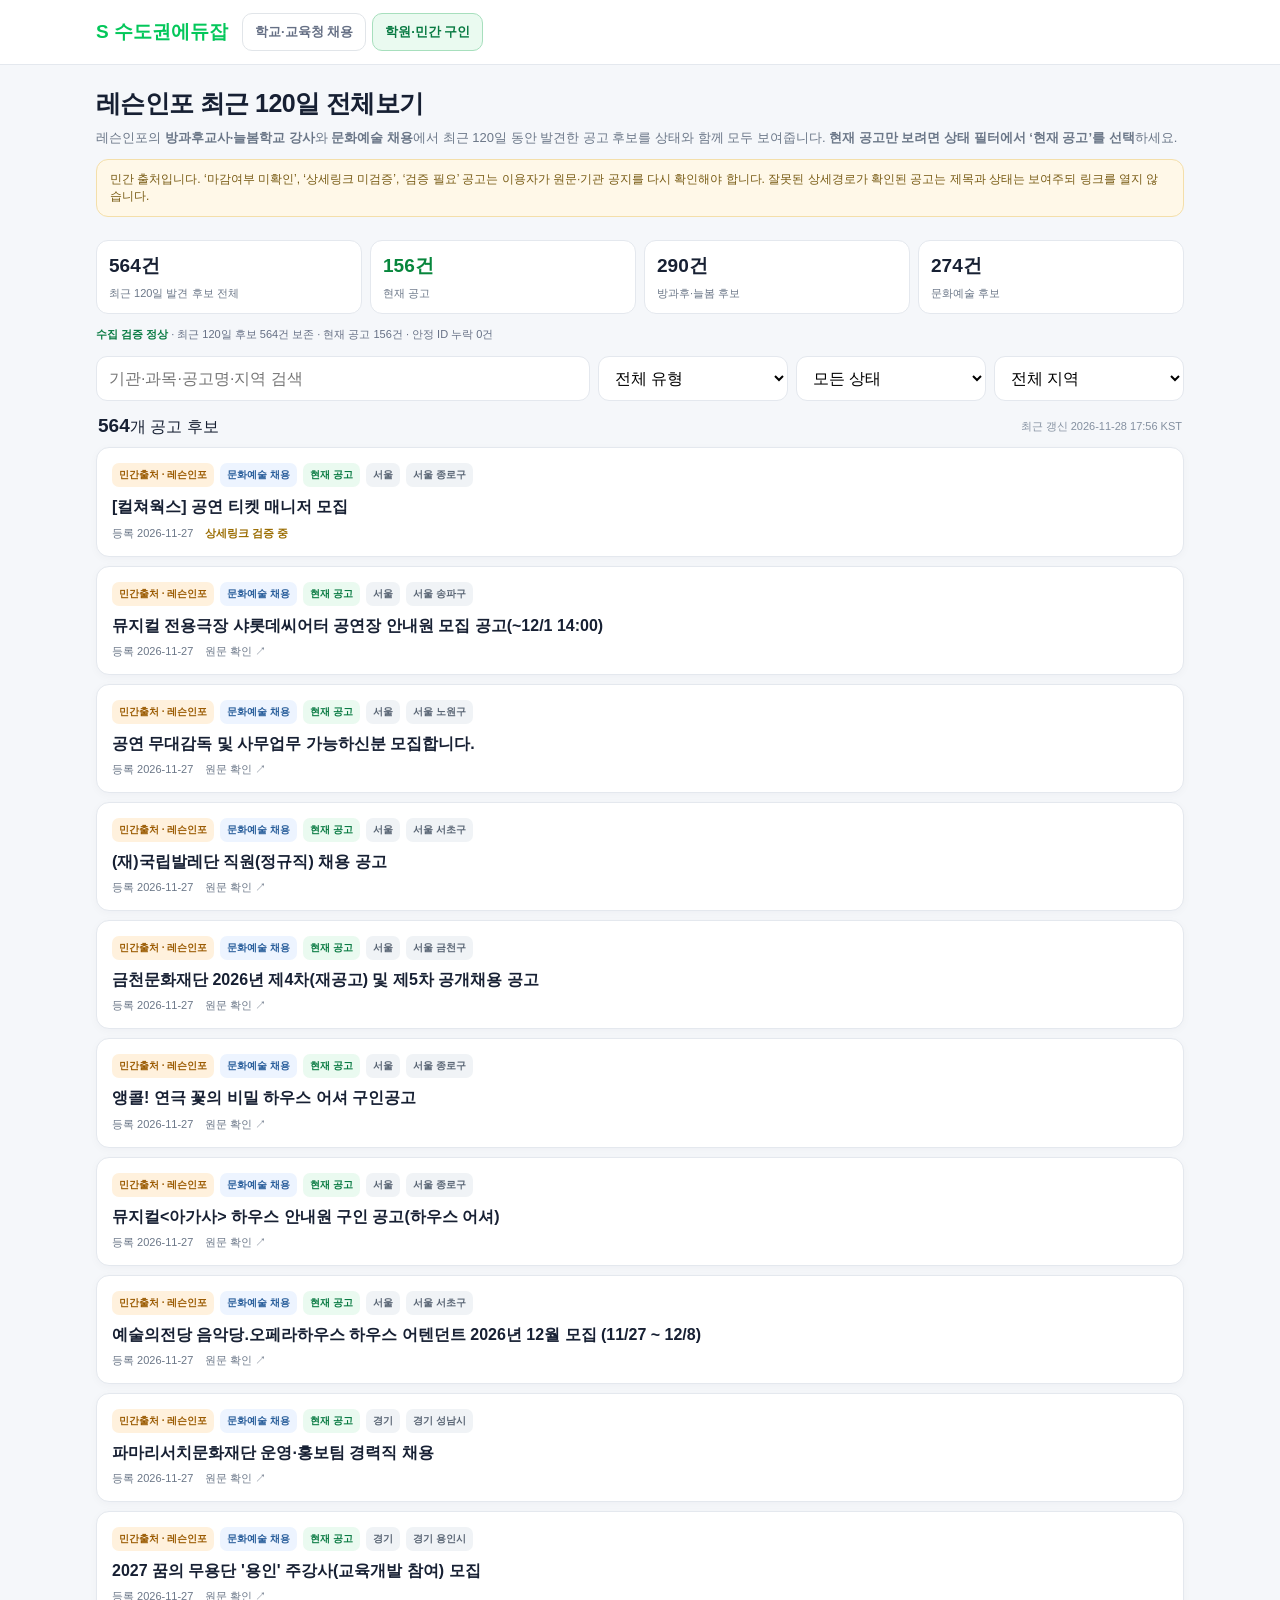
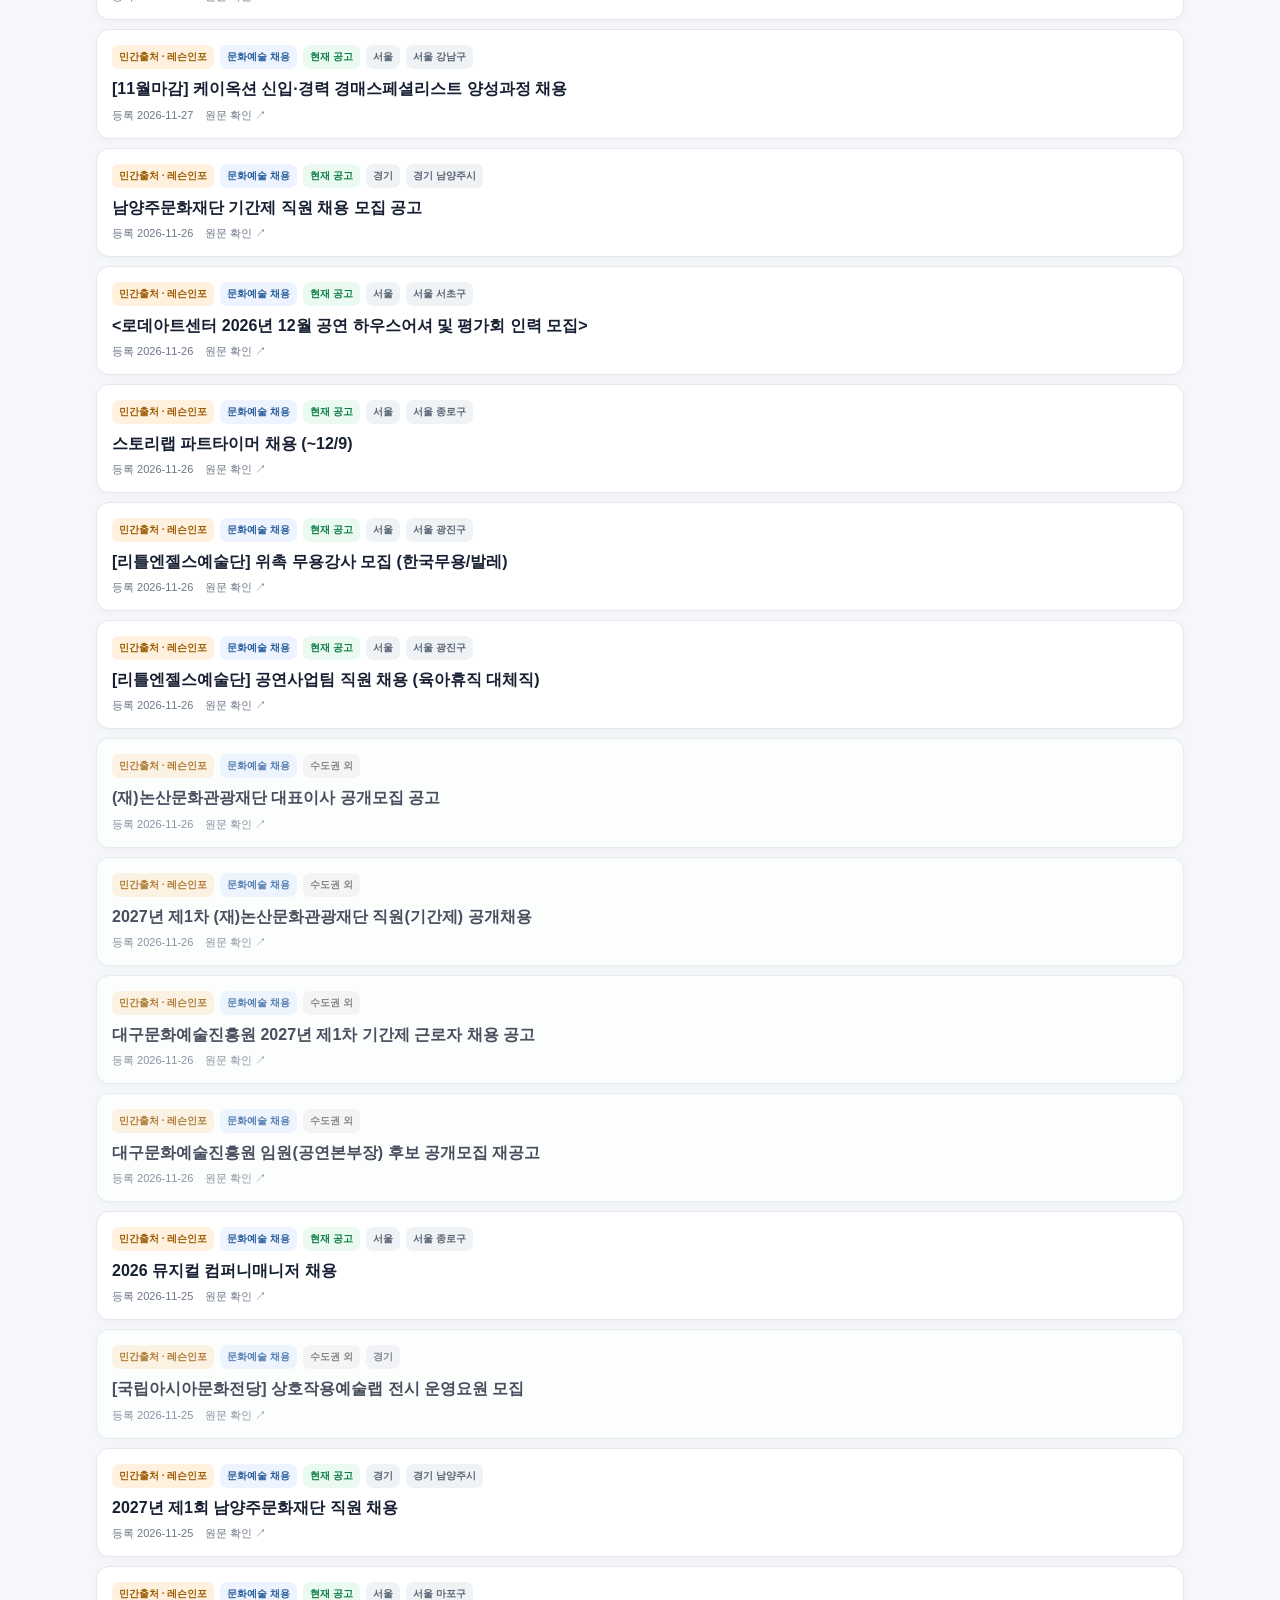
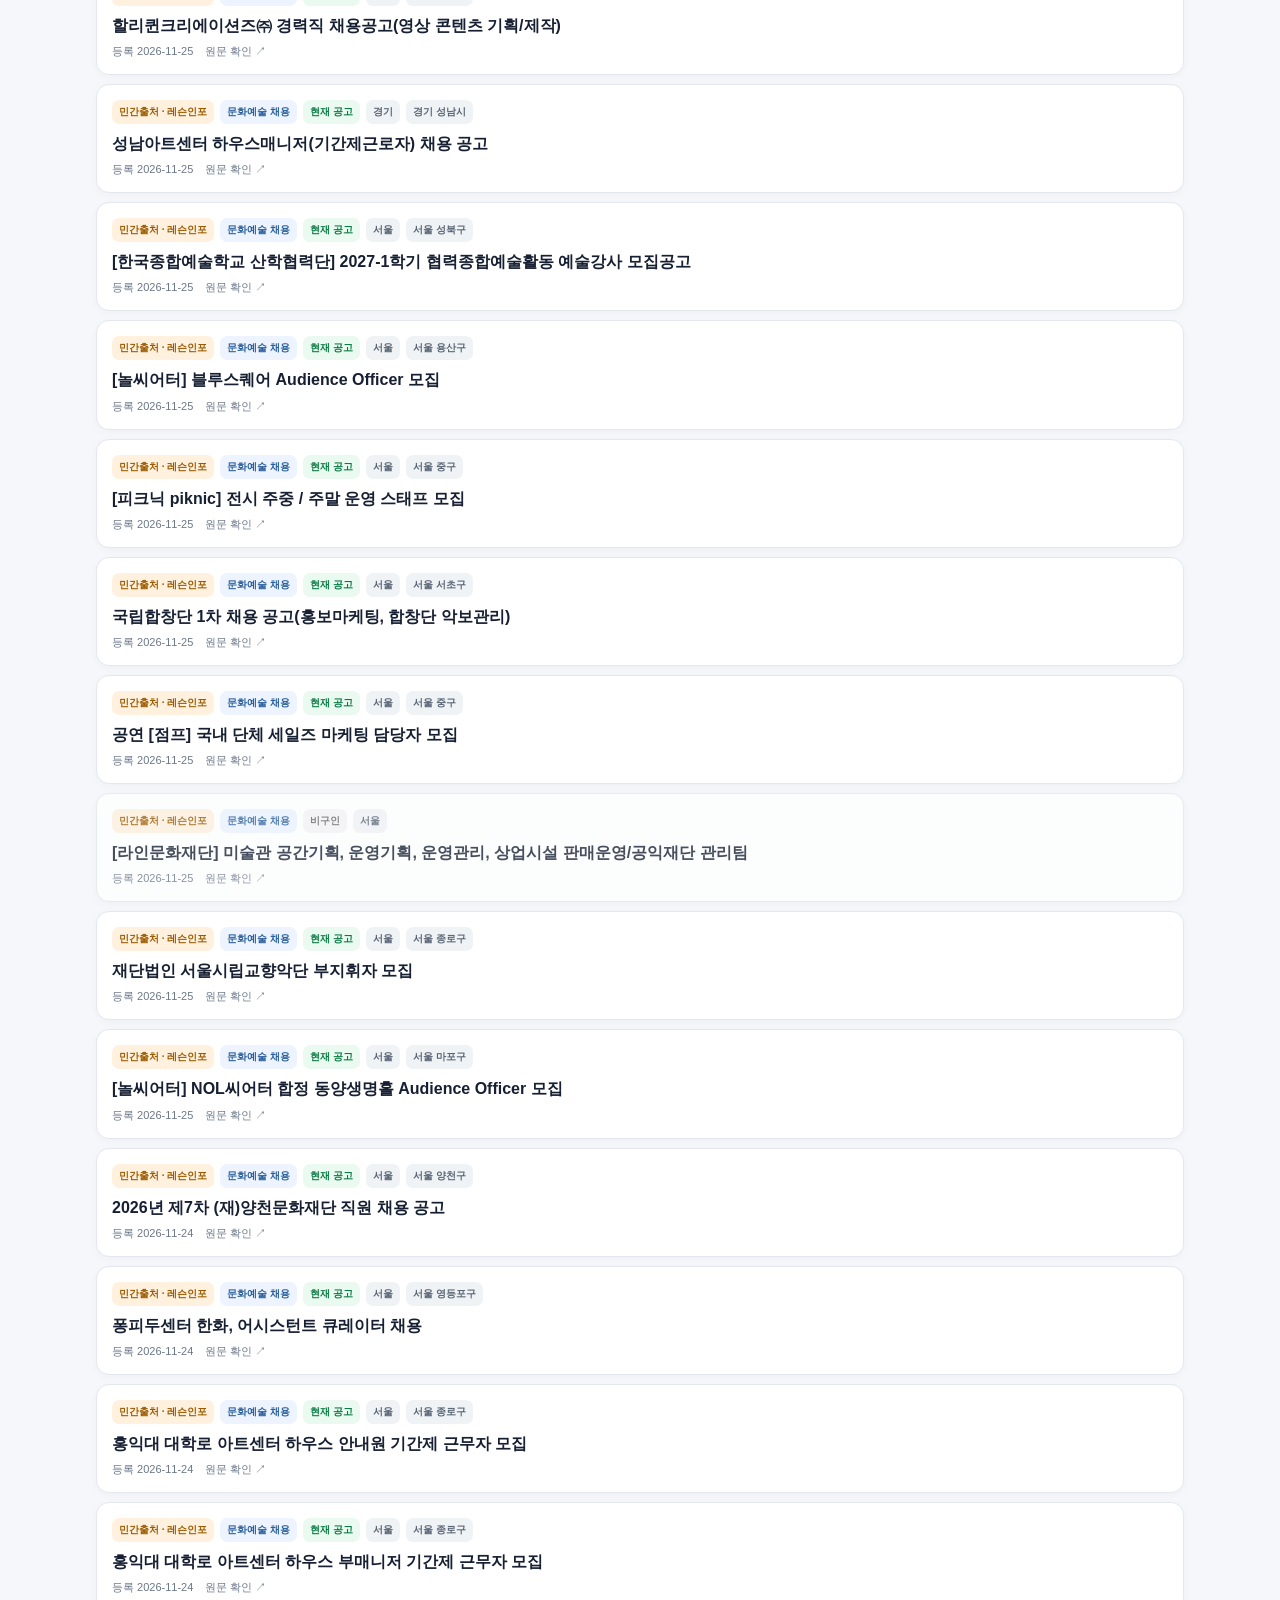
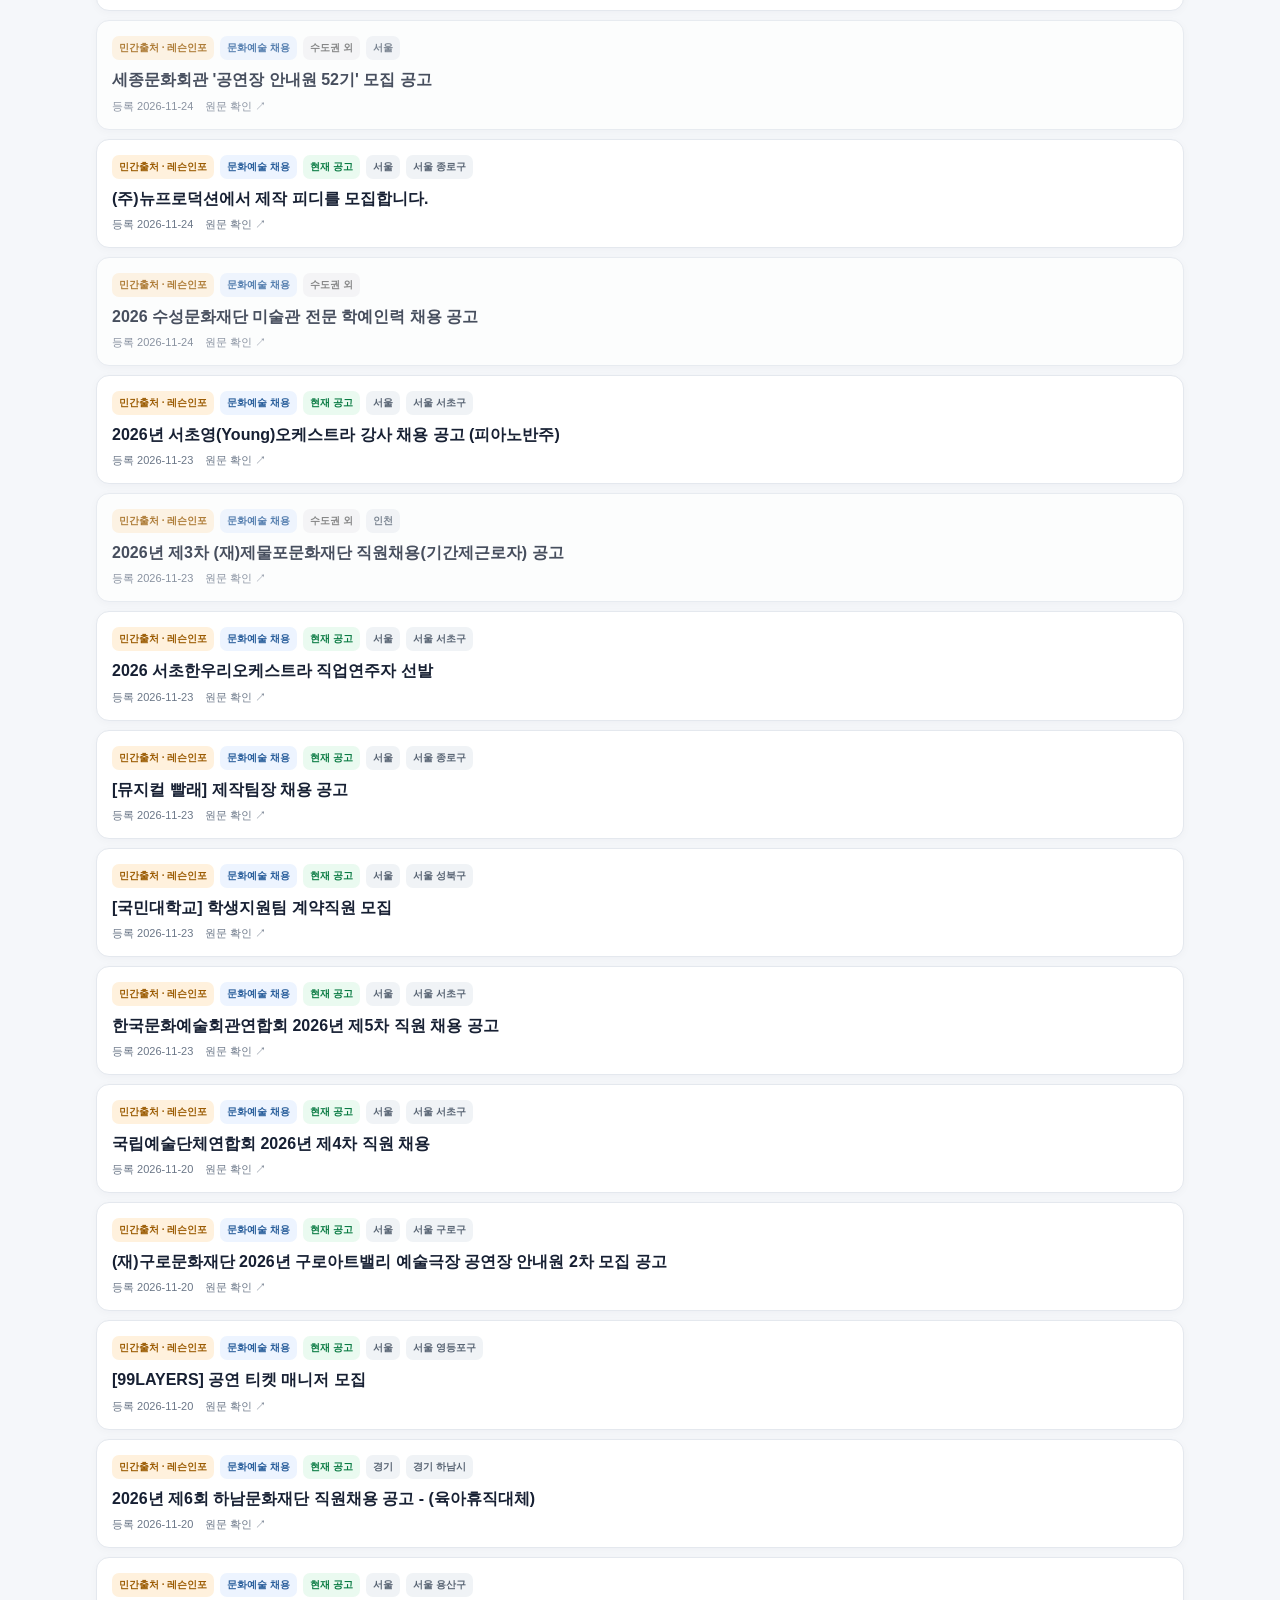
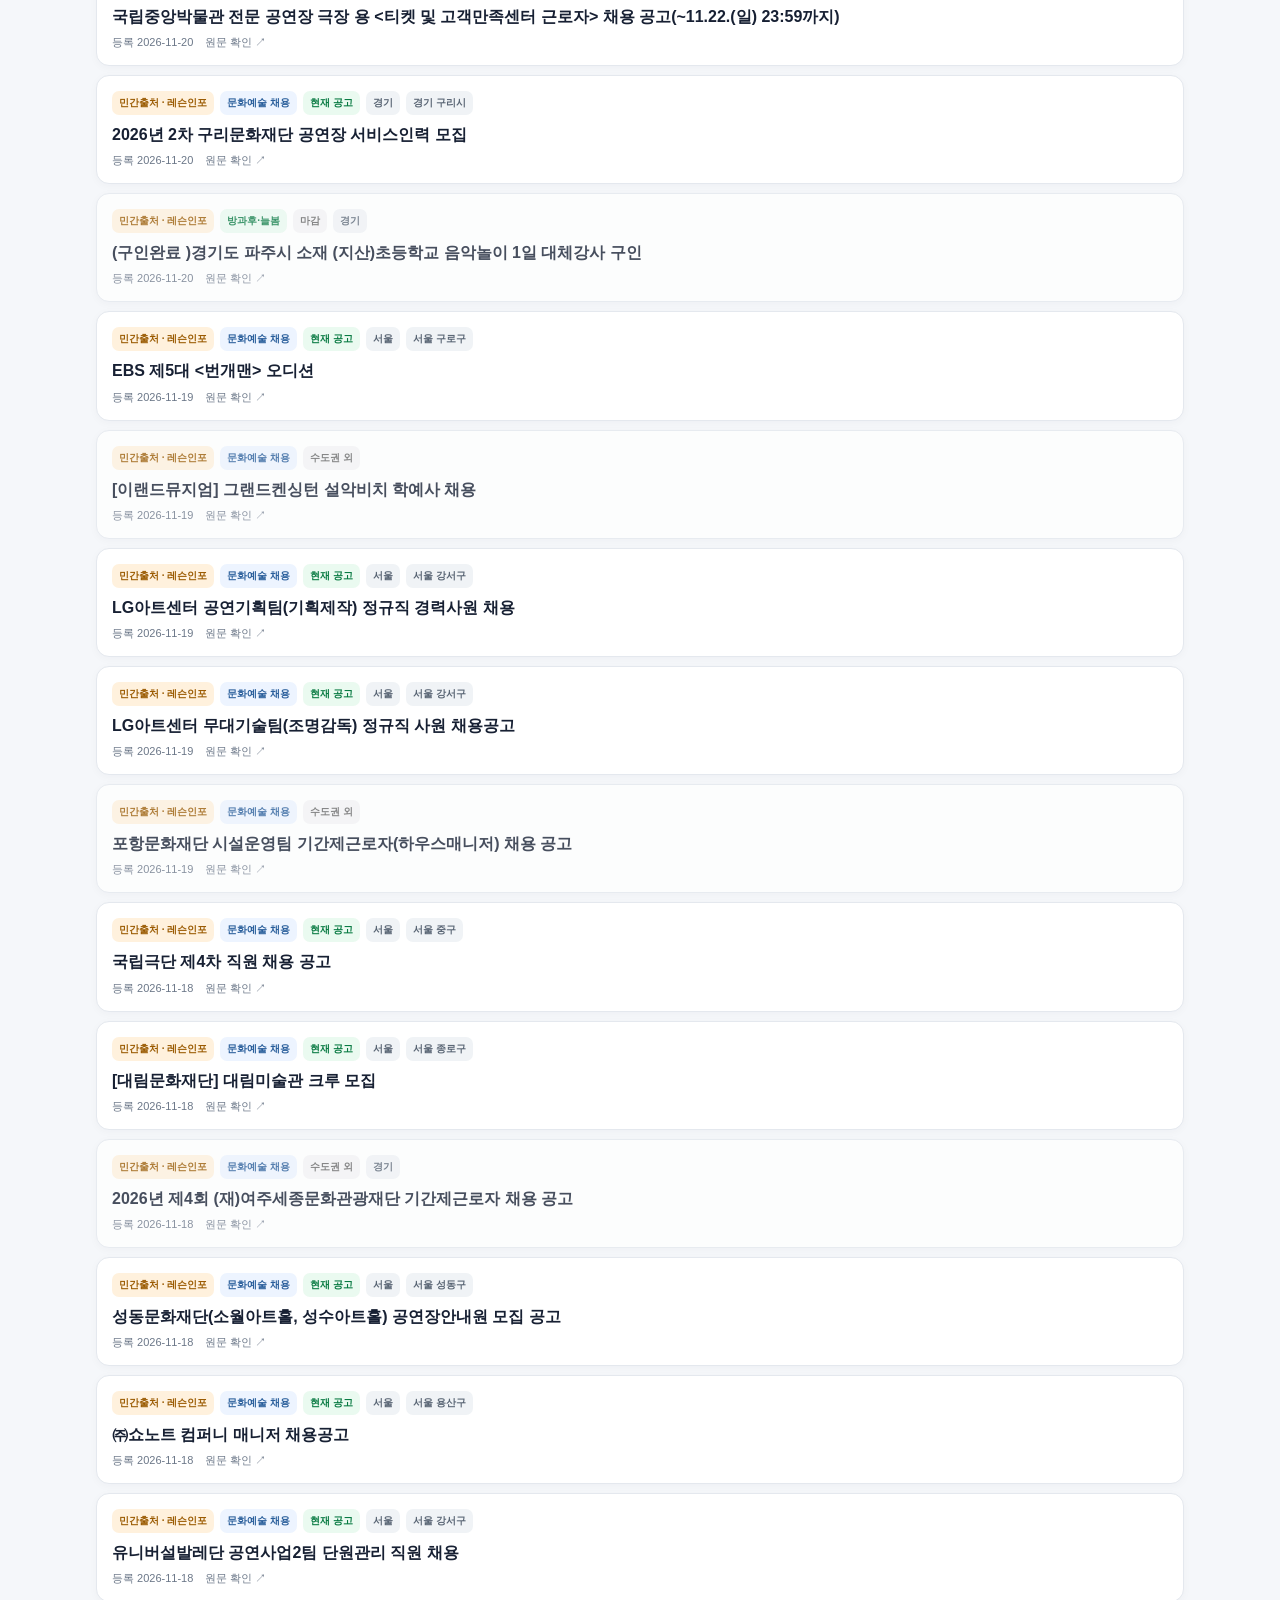
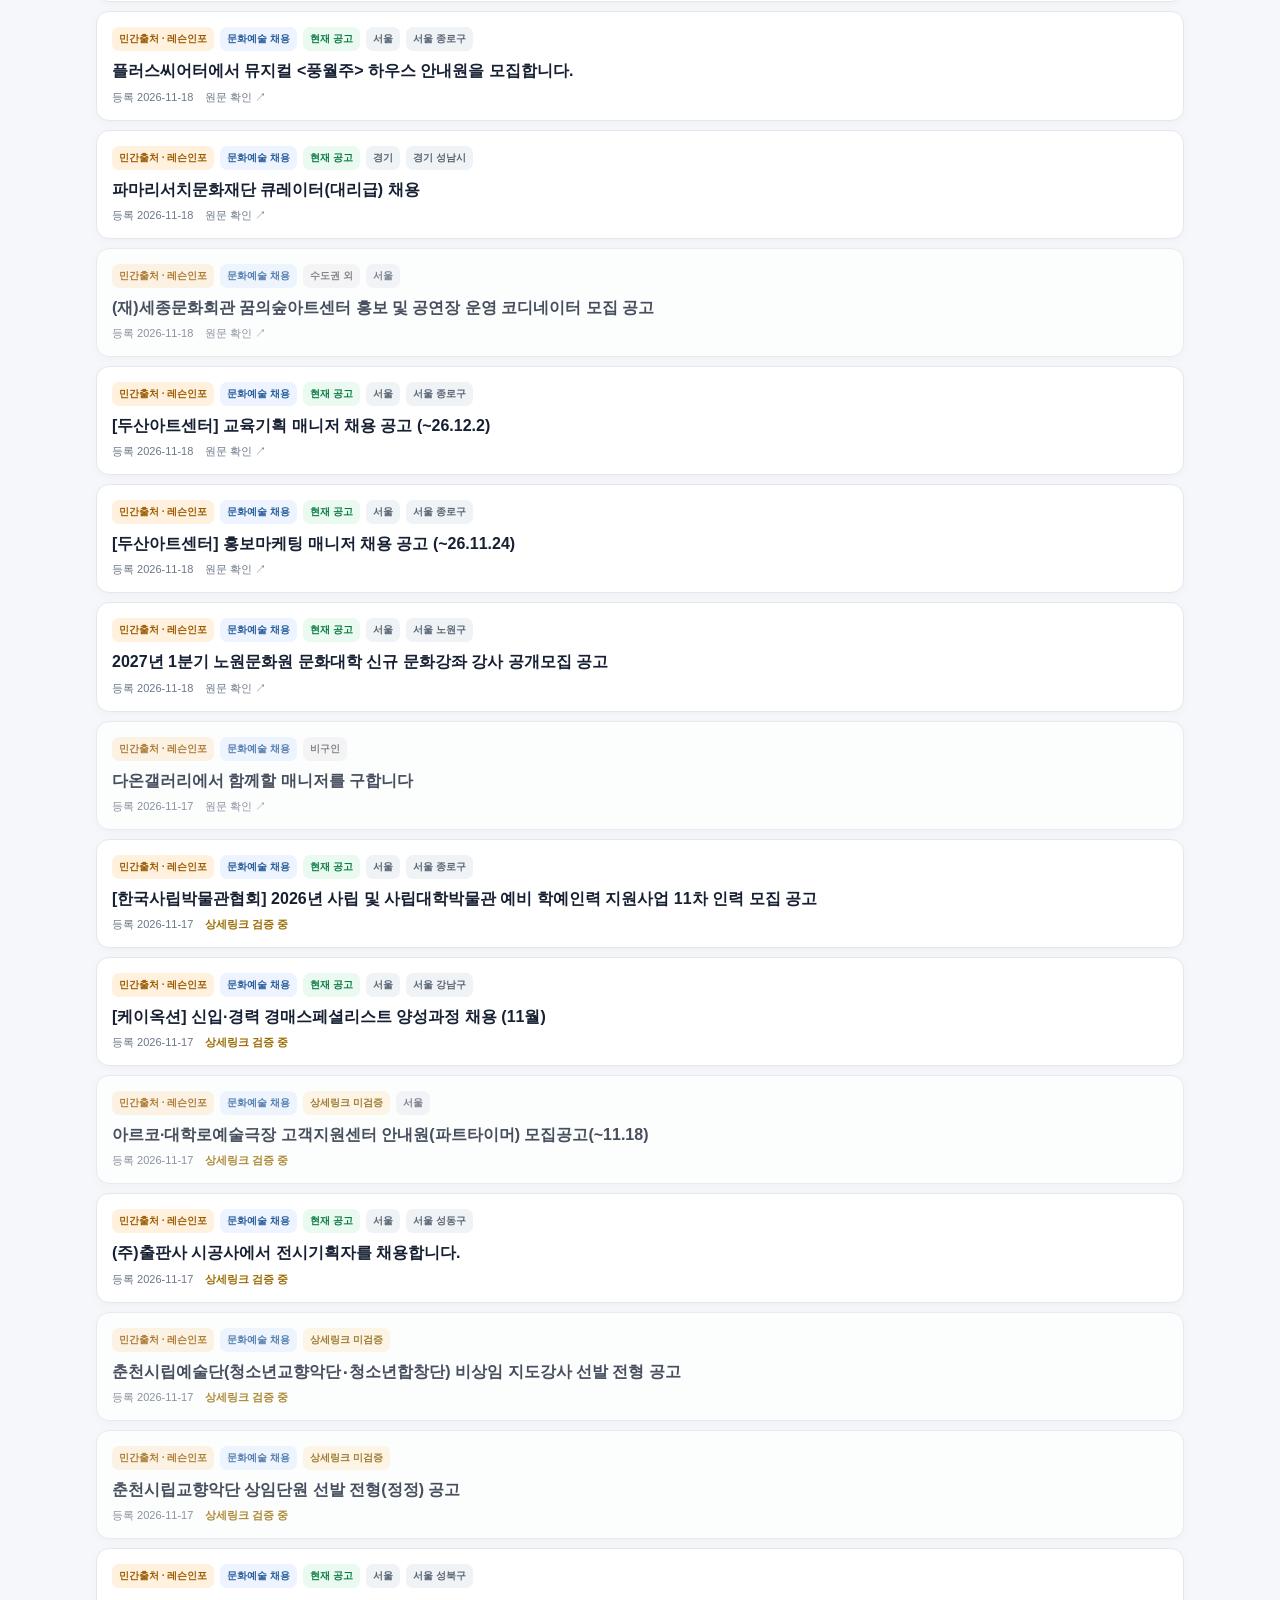
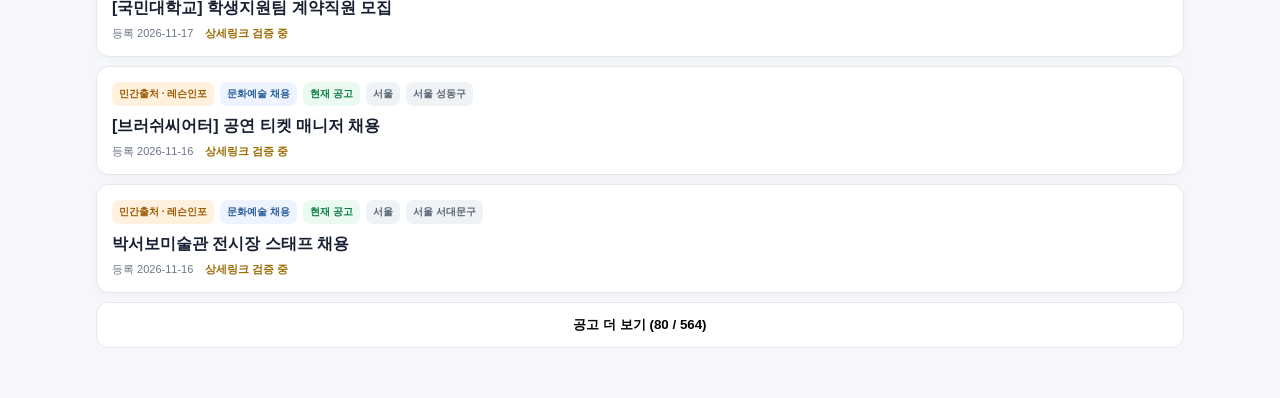
<file: lessoninfo-jobs.html>
<!doctype html>
<html lang="ko">
<head>
<meta charset="utf-8">
<meta name="viewport" content="width=device-width,initial-scale=1,viewport-fit=cover">
<title>레슨인포 전체보기 | 수도권에듀잡</title>
<meta name="description" content="레슨인포에서 최근 120일 동안 발견한 방과후·늘봄 및 문화예술 구인 후보를 상태와 함께 전체 검색하는 수도권에듀잡 민간 구인 화면">
<style>
:root{--green:#03c75a;--ink:#172033;--muted:#6b7788;--line:#e4e8ee;--bg:#f5f7fa;--card:#fff;--warn:#9a5a00;--red:#a33;--blue:#295e9b}*{box-sizing:border-box}body{margin:0;background:var(--bg);color:var(--ink);font-family:Pretendard,-apple-system,BlinkMacSystemFont,"Segoe UI","Noto Sans KR",sans-serif}a{text-decoration:none;color:inherit}.wrap{max-width:1120px;margin:auto;padding:0 16px}.head{background:#fff;border-bottom:1px solid var(--line);position:sticky;top:0;z-index:10}.headin{min-height:64px;display:flex;align-items:center;gap:14px}.brand{font-weight:900;font-size:19px;color:var(--green)}.tabs{display:flex;gap:6px}.tab{padding:9px 12px;border:1px solid #e1e5e9;border-radius:10px;font-size:13px;font-weight:800;color:#667085;background:#fff}.tab.on{background:#eafaf0;color:#087a42;border-color:#a7dfbd}.hero{padding:22px 0 10px}.hero h1{margin:0 0 7px;font-size:25px;letter-spacing:-.6px}.hero p{margin:0;color:var(--muted);font-size:13px;line-height:1.65}.notice{margin-top:11px;background:#fff8e8;border:1px solid #f4dfaa;padding:11px 13px;border-radius:12px;font-size:12px;color:#785b14}.sourcecards{display:grid;grid-template-columns:repeat(4,minmax(0,1fr));gap:8px;margin:13px 0}.sourcecard{background:#fff;border:1px solid var(--line);border-radius:12px;padding:12px}.sourcecard b{display:block;font-size:19px;margin-bottom:4px}.sourcecard span{font-size:11px;color:var(--muted)}.sourcecard.ok b{color:#07863c}.filters{display:grid;grid-template-columns:minmax(220px,1fr) repeat(3,minmax(150px,190px));gap:8px;margin:14px 0}.filters input,.filters select{border:1px solid var(--line);background:#fff;border-radius:11px;padding:12px;font:inherit;min-width:0}.bar{display:flex;justify-content:space-between;align-items:center;gap:10px;margin:9px 2px}.bar strong{font-size:19px}.status{font-size:11px;color:#8490a0;text-align:right}.list{display:grid;gap:9px;padding-bottom:50px}.job{display:block;background:var(--card);border:1px solid var(--line);border-radius:13px;padding:15px;box-shadow:0 2px 8px rgba(20,30,50,.03)}a.job:hover{border-color:#b8dfc7}.job.muted{opacity:.78}.badges{display:flex;gap:6px;flex-wrap:wrap;margin-bottom:8px}.badge{font-size:10px;padding:5px 7px;border-radius:7px;background:#f0f3f6;color:#596574;font-weight:800}.badge.private{background:#fff1dd;color:var(--warn)}.badge.after{background:#eafaf0;color:#087a42}.badge.culture{background:#edf4ff;color:var(--blue)}.badge.current{background:#eafaf0;color:#087a42}.badge.unverified-link,.badge.deadline-unknown,.badge.date-unknown,.badge.review{background:#fff4df;color:#8a5a00}.badge.closed,.badge.excluded,.badge.out-of-scope{background:#f4f4f5;color:#666}.job h2{font-size:16px;line-height:1.45;margin:0 0 7px}.meta{font-size:11px;color:var(--muted);display:flex;gap:12px;flex-wrap:wrap}.more{width:100%;padding:13px;border:1px solid var(--line);background:#fff;border-radius:12px;font-weight:800;cursor:pointer}.empty{padding:40px;text-align:center;background:#fff;border:1px dashed #ccd3dc;border-radius:14px;color:var(--muted)}.verify{margin:0 0 13px;font-size:11px;color:#667085}.verify strong{color:#087a42}.nolink{font-size:11px;color:#9a6c00;font-weight:700}@media(max-width:820px){.sourcecards{grid-template-columns:repeat(2,1fr)}.filters{grid-template-columns:1fr 1fr}}@media(max-width:650px){.headin{height:auto;padding:10px 0;align-items:flex-start;flex-direction:column}.tabs{width:100%}.tab{flex:1;text-align:center}.hero{padding-top:17px}.hero h1{font-size:21px}.sourcecards{grid-template-columns:1fr 1fr}.filters{grid-template-columns:1fr}.bar{align-items:flex-start;flex-direction:column}.status{text-align:left}}
</style>
</head>
<body>
<header class="head"><div class="wrap headin"><a class="brand" href="./">S 수도권에듀잡</a><nav class="tabs"><a class="tab" href="./">학교·교육청 채용</a><a class="tab on" href="lessoninfo-jobs.html">학원·민간 구인</a></nav></div></header>
<main class="wrap">
<section class="hero">
<h1>레슨인포 최근 120일 전체보기</h1>
<p>레슨인포의 <b>방과후교사·늘봄학교 강사</b>와 <b>문화예술 채용</b>에서 최근 120일 동안 발견한 공고 후보를 상태와 함께 모두 보여줍니다. <b>현재 공고만 보려면 상태 필터에서 ‘현재 공고’를 선택</b>하세요.</p>
<div class="notice">민간 출처입니다. ‘마감여부 미확인’, ‘상세링크 미검증’, ‘검증 필요’ 공고는 이용자가 원문·기관 공지를 다시 확인해야 합니다. 잘못된 상세경로가 확인된 공고는 제목과 상태는 보여주되 링크를 열지 않습니다.</div>
</section>
<div class="sourcecards">
  <div class="sourcecard"><b id="totalSource">-</b><span>최근 120일 발견 후보 전체</span></div>
  <div class="sourcecard ok"><b id="currentSource">-</b><span>현재 공고</span></div>
  <div class="sourcecard"><b id="afterSource">-</b><span>방과후·늘봄 후보</span></div>
  <div class="sourcecard"><b id="cultureSource">-</b><span>문화예술 후보</span></div>
</div>
<div id="verify" class="verify">레슨인포 전체 후보 데이터를 불러오는 중입니다.</div>
<div class="filters">
  <input id="q" type="search" placeholder="기관·과목·공고명·지역 검색">
  <select id="scope">
    <option value="all">전체 유형</option>
    <option value="afterschool-nulbom">방과후·늘봄</option>
    <option value="culture-arts">문화예술 채용</option>
  </select>
  <select id="statusFilter">
    <option value="all">모든 상태</option>
    <option value="current">현재 공고</option>
    <option value="unverified-link">상세링크 미검증</option>
    <option value="deadline-unknown">마감여부 미확인</option>
    <option value="date-unknown">일정 미확인</option>
    <option value="review">검증 필요</option>
    <option value="closed">마감</option>
    <option value="out-of-scope">수도권 외</option>
    <option value="excluded">비구인</option>
  </select>
  <select id="regionFilter">
    <option value="all">전체 지역</option>
    <option value="서울">서울</option>
    <option value="경기">경기</option>
    <option value="인천">인천</option>
    <option value="unknown">지역 미확인</option>
  </select>
</div>
<div class="bar"><div><strong id="count">0</strong>개 공고 후보</div><span id="updated" class="status"></span></div>
<div id="list" class="list"></div>
</main>
<script>
const $=s=>document.querySelector(s);let jobs=[],limit=80,timer=0;
const esc=s=>String(s??'').replace(/[&<>"']/g,c=>({'&':'&amp;','<':'&lt;','>':'&gt;','"':'&quot;',"'":'&#39;'}[c]));
function filtered(){
  const q=$('#q').value.trim().toLowerCase(),scope=$('#scope').value,status=$('#statusFilter').value,region=$('#regionFilter').value;
  return jobs.filter(j=>{
    if(scope!=='all'&&j.sourceSurface!==scope)return false;
    if(status!=='all'&&j.statusGroup!==status)return false;
    const p=j.metroRegion||j.province||'';
    if(region==='unknown'&&p)return false;
    if(region!=='all'&&region!=='unknown'&&p!==region)return false;
    if(!q)return true;
    return [j.title,j.registered,j.applyEnd,j.location,j.metroRegion,j.sourceSurfaceLabel,j.statusLabel].join(' ').toLowerCase().includes(q);
  });
}
function card(j){
  const kind=j.sourceSurface==='afterschool-nulbom'?'방과후·늘봄':'문화예술 채용';
  const cls=j.sourceSurface==='afterschool-nulbom'?'after':'culture';
  const body=`<div class="badges"><span class="badge private">민간출처 · 레슨인포</span><span class="badge ${cls}">${kind}</span><span class="badge ${esc(j.statusGroup||'review')}">${esc(j.statusLabel||'검증 필요')}</span>${j.metroRegion?`<span class="badge">${esc(j.metroRegion)}</span>`:''}${j.location&&j.location!==j.metroRegion?`<span class="badge">${esc(j.location)}</span>`:''}</div><h2>${esc(j.title||'레슨인포 공고')}</h2><div class="meta"><span>등록 ${esc(j.registered||'미확인')}</span>${j.applyEnd?`<span>마감 ${esc(j.applyEnd)}</span>`:''}${j.clickable?'<span>원문 확인 ↗</span>':'<span class="nolink">상세링크 검증 중</span>'}</div>`;
  const muted=!j.isCurrent?' muted':'';
  return j.clickable&&j.url?`<a class="job${muted}" href="${esc(j.url)}" target="_blank" rel="noopener">${body}</a>`:`<div class="job${muted}">${body}</div>`;
}
function render(reset=true){
  if(reset)limit=80;
  const a=filtered();$('#count').textContent=a.length.toLocaleString();
  if(!a.length){$('#list').innerHTML='<div class="empty">조건에 맞는 레슨인포 공고 후보가 없습니다.</div>';return}
  const shown=a.slice(0,limit);
  $('#list').innerHTML=shown.map(card).join('')+(a.length>shown.length?`<button class="more" id="more">공고 더 보기 (${shown.length.toLocaleString()} / ${a.length.toLocaleString()})</button>`:'');
  $('#more')?.addEventListener('click',()=>{limit+=80;render(false)});
}
async function load(){
  try{
    const [ar,rr]=await Promise.all([fetch('lessoninfo_all_candidates.json',{cache:'no-cache'}),fetch('lessoninfo_reconciliation_report.json',{cache:'no-cache'})]);
    if(!ar.ok)throw new Error('missing full candidate dataset');
    const d=await ar.json();jobs=Array.isArray(d)?d:(d.jobs||[]);
    $('#updated').textContent=d.updatedAt?`최근 갱신 ${d.updatedAt}`:'';
    const after=jobs.filter(j=>j.sourceSurface==='afterschool-nulbom').length;
    const culture=jobs.filter(j=>j.sourceSurface==='culture-arts').length;
    const current=jobs.filter(j=>j.isCurrent===true).length;
    $('#totalSource').textContent=jobs.length.toLocaleString()+'건';
    $('#currentSource').textContent=current.toLocaleString()+'건';
    $('#afterSource').textContent=after.toLocaleString()+'건';
    $('#cultureSource').textContent=culture.toLocaleString()+'건';
    if(rr.ok){
      const r=await rr.json();
      const good=r.healthy===true&&r.traversalComplete===true&&Number(r.missingAfterCount||0)===0;
      $('#verify').innerHTML=good?`<strong>수집 검증 정상</strong> · 최근 120일 후보 ${Number(r.candidateIdCount||jobs.length).toLocaleString()}건 보존 · 현재 공고 ${Number(r.activeIdCount||current).toLocaleString()}건 · 안정 ID 누락 ${Number(r.missingAfterCount||0)}건`:'수집 결과를 재검증 중입니다. 직전 정상 전체보기 데이터는 보존됩니다.';
    }
    render();
  }catch(e){
    $('#list').innerHTML='<div class="empty">레슨인포 전체보기 데이터를 아직 생성하지 못했습니다. 수집기가 다시 실행되면 자동으로 표시됩니다.</div>';
    $('#verify').textContent='전체보기 데이터 생성 대기 중';
  }
}
['q','scope','statusFilter','regionFilter'].forEach(id=>$('#'+id).addEventListener(id==='q'?'input':'change',()=>{clearTimeout(timer);timer=setTimeout(()=>render(),id==='q'?180:0)}));
load();
</script>
</body>
</html>
</file>
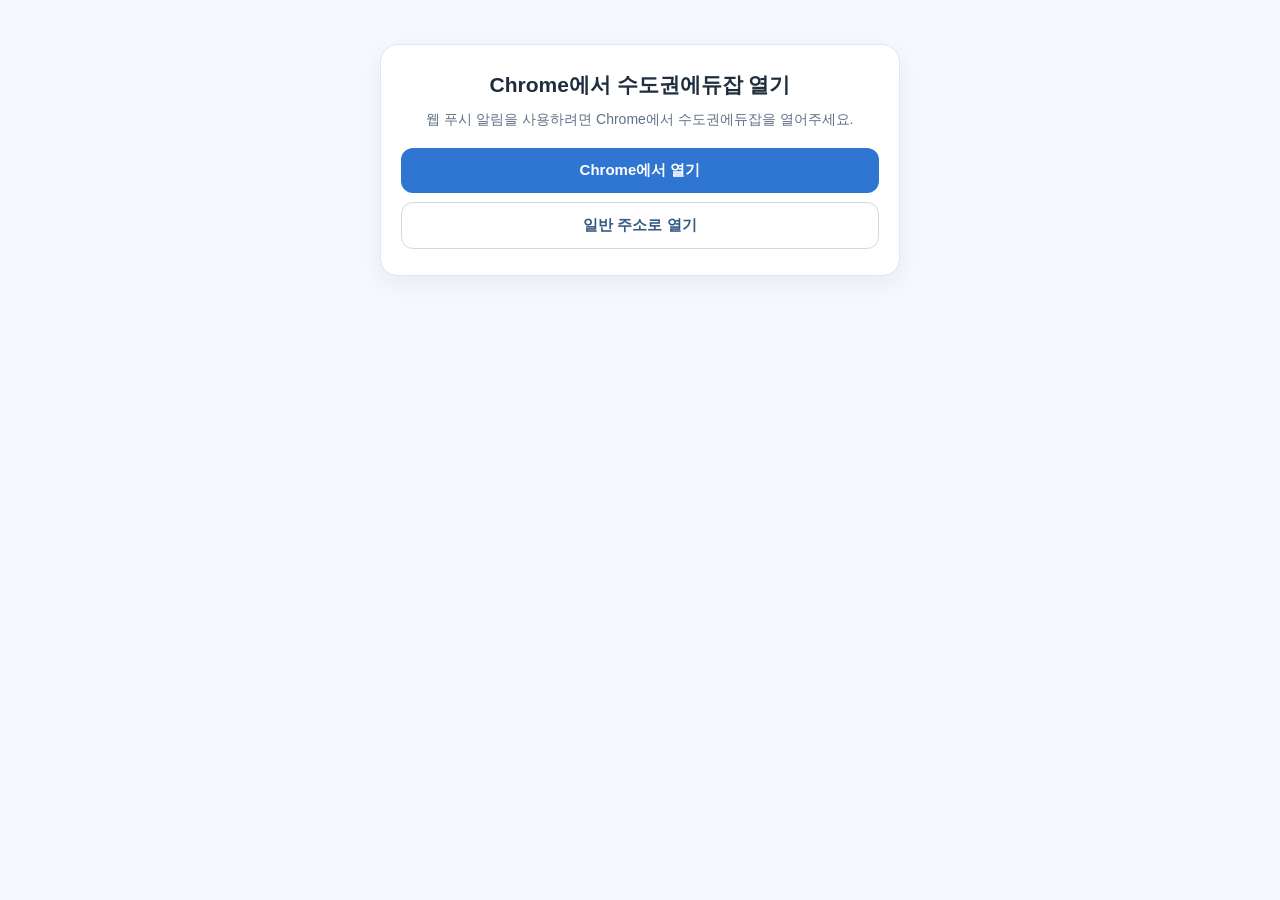
<file: open-in-chrome.html>
<!doctype html>
<html lang="ko">
<head>
  <meta charset="utf-8">
  <meta name="viewport" content="width=device-width,initial-scale=1">
  <title>수도권에듀잡 - Chrome에서 열기</title>
  <meta name="robots" content="noindex">
  <style>
    body{margin:0;font-family:-apple-system,BlinkMacSystemFont,"Segoe UI","Noto Sans KR",sans-serif;background:#f5f8fc;color:#1f2d3d}
    main{max-width:520px;margin:0 auto;padding:44px 20px;text-align:center}
    .card{background:#fff;border:1px solid #dfe7f1;border-radius:18px;padding:26px 20px;box-shadow:0 8px 24px rgba(31,45,61,.06)}
    h1{font-size:21px;margin:0 0 9px}p{font-size:14px;line-height:1.6;color:#607086;margin:0 0 18px}
    button,a{display:block;width:100%;box-sizing:border-box;border-radius:12px;padding:13px 14px;font-size:15px;font-weight:800;text-decoration:none}
    button{border:0;background:#2f76d2;color:#fff;margin-bottom:9px}
    a{border:1px solid #cfdae8;background:#fff;color:#365b83}
  </style>
</head>
<body>
<main><div class="card">
  <h1>Chrome에서 수도권에듀잡 열기</h1>
  <p>웹 푸시 알림을 사용하려면 Chrome에서 수도권에듀잡을 열어주세요.</p>
  <button id="openChrome" type="button">Chrome에서 열기</button>
  <a href="https://teacherhub-kr.github.io/gg-edujob/">일반 주소로 열기</a>
</div></main>
<script>
(()=>{
  const target='https://teacherhub-kr.github.io/gg-edujob/';
  const intent='intent://teacherhub-kr.github.io/gg-edujob/#Intent;scheme=https;package=com.android.chrome;S.browser_fallback_url='+encodeURIComponent(target)+';end';
  const open=()=>{location.href=intent};
  document.getElementById('openChrome').addEventListener('click',open);
  setTimeout(open,250);
})();
</script>
</body>
</html>
</file>
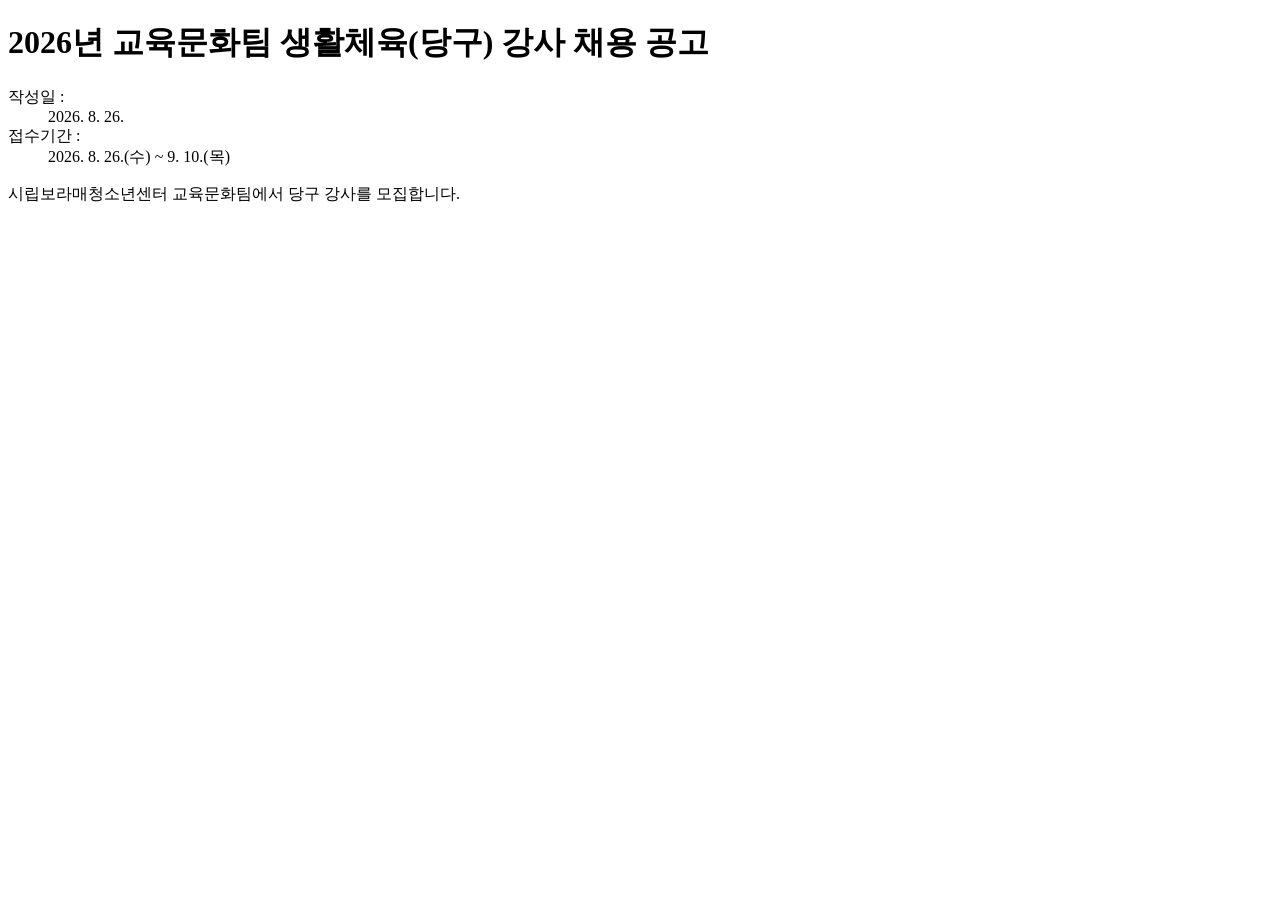
<file: tests/fixtures/boramyc_25441.html>
<!doctype html>
<html lang="ko">
  <body>
    <h1>2026년 교육문화팀 생활체육(당구) 강사 채용 공고</h1>
    <dl>
      <dt>작성일 :</dt><dd>2026. 8. 26.</dd>
      <dt>접수기간 :</dt><dd>2026. 8. 26.(수) ~ 9. 10.(목)</dd>
    </dl>
    <p>시립보라매청소년센터 교육문화팀에서 당구 강사를 모집합니다.</p>
  </body>
</html>
</file>
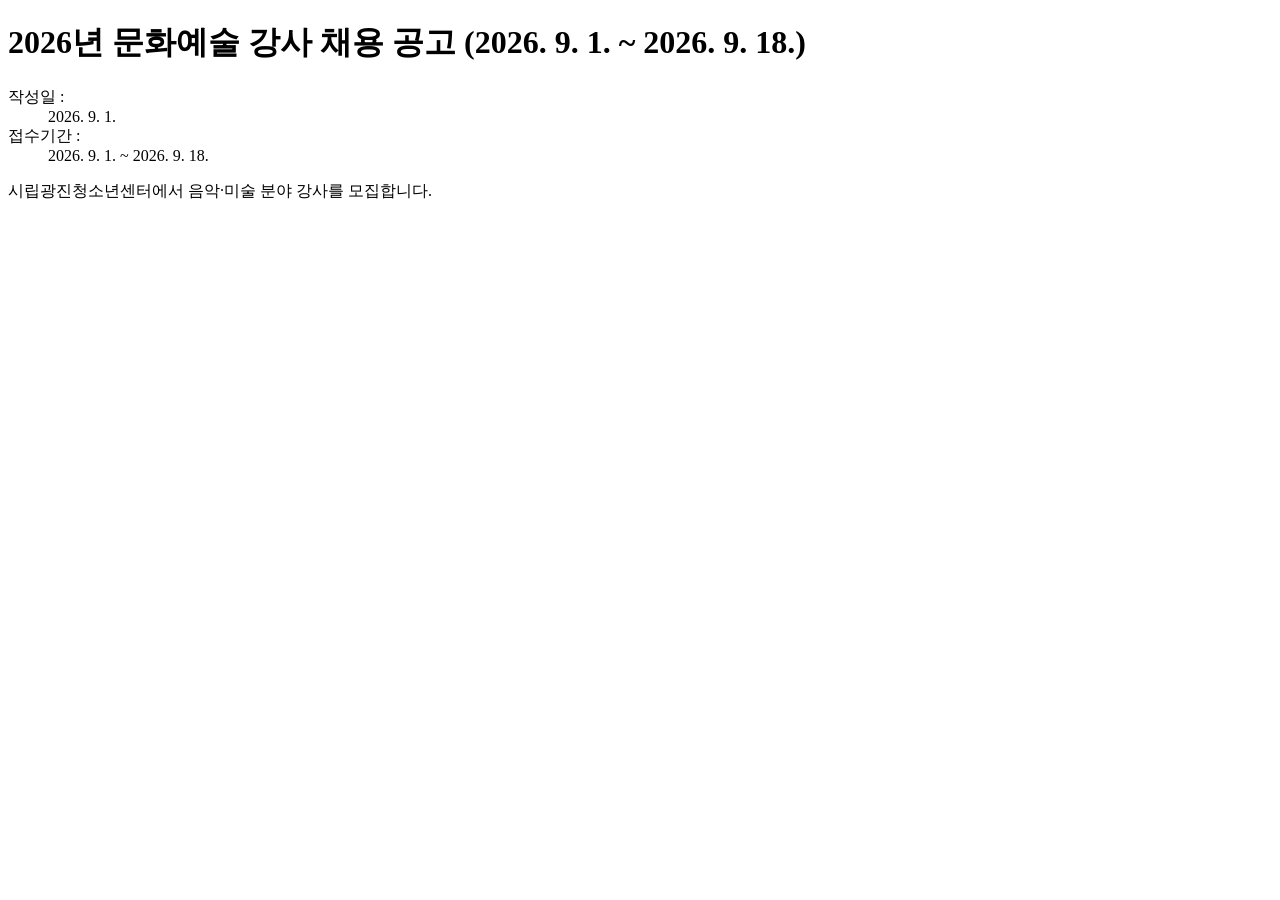
<file: tests/fixtures/seekle_21827.html>
<!doctype html>
<html lang="ko">
  <body>
    <h1>2026년 문화예술 강사 채용 공고 (2026. 9. 1. ~ 2026. 9. 18.)</h1>
    <dl>
      <dt>작성일 :</dt><dd>2026. 9. 1.</dd>
      <dt>접수기간 :</dt><dd>2026. 9. 1. ~ 2026. 9. 18.</dd>
    </dl>
    <p>시립광진청소년센터에서 음악·미술 분야 강사를 모집합니다.</p>
  </body>
</html>
</file>
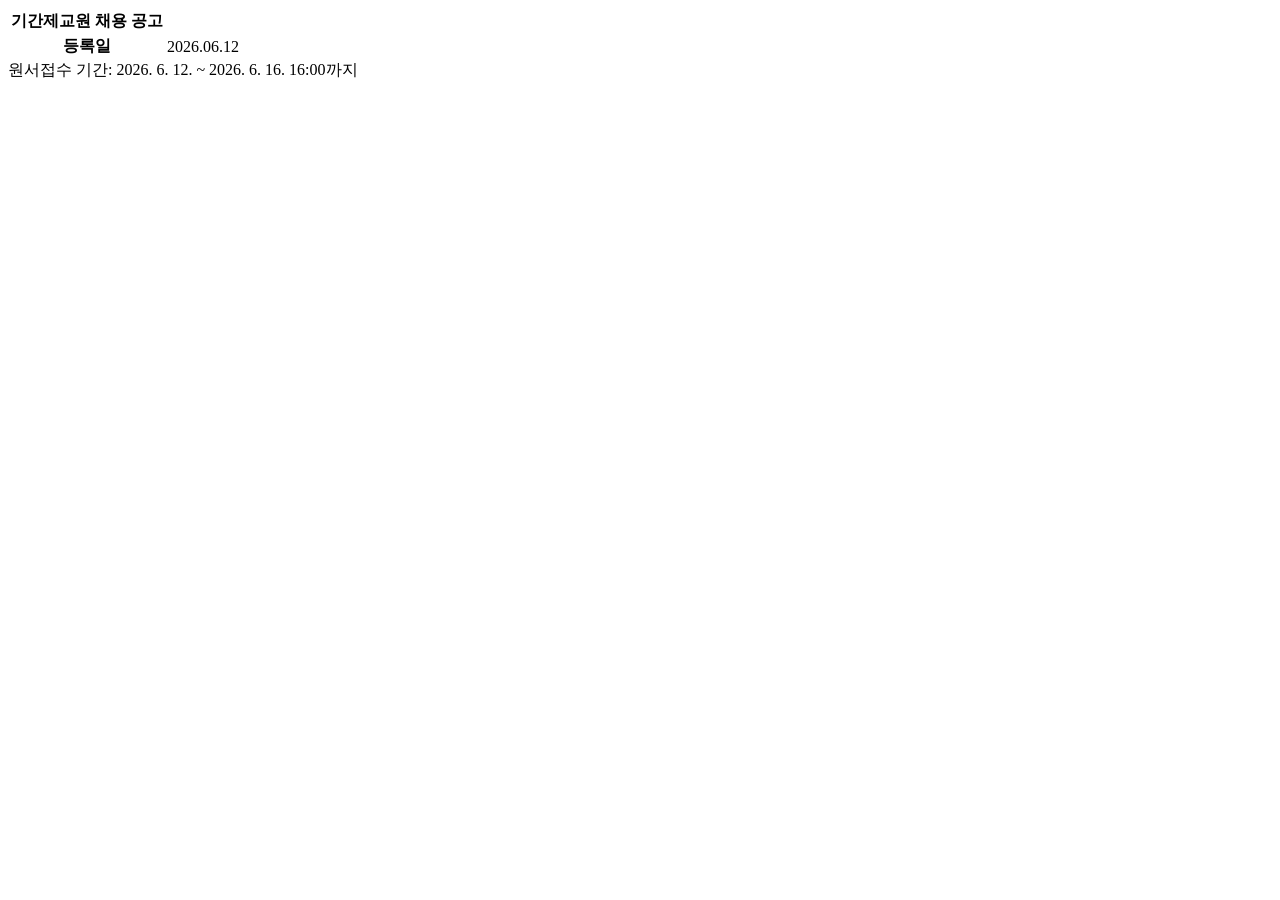
<file: tests/fixtures/support_evidence/mircms_detail.html>
<!doctype html>
<form id="nttViewForm">
  <table><tr><th class="title">기간제교원 채용 공고</th></tr><tr><th>등록일</th><td>2026.06.12</td></tr></table>
  <div class="bbs_ViewA"><div class="bbsV_cont">원서접수 기간: 2026. 6. 12. ~ 2026. 6. 16. 16:00까지</div></div>
</form>
</file>
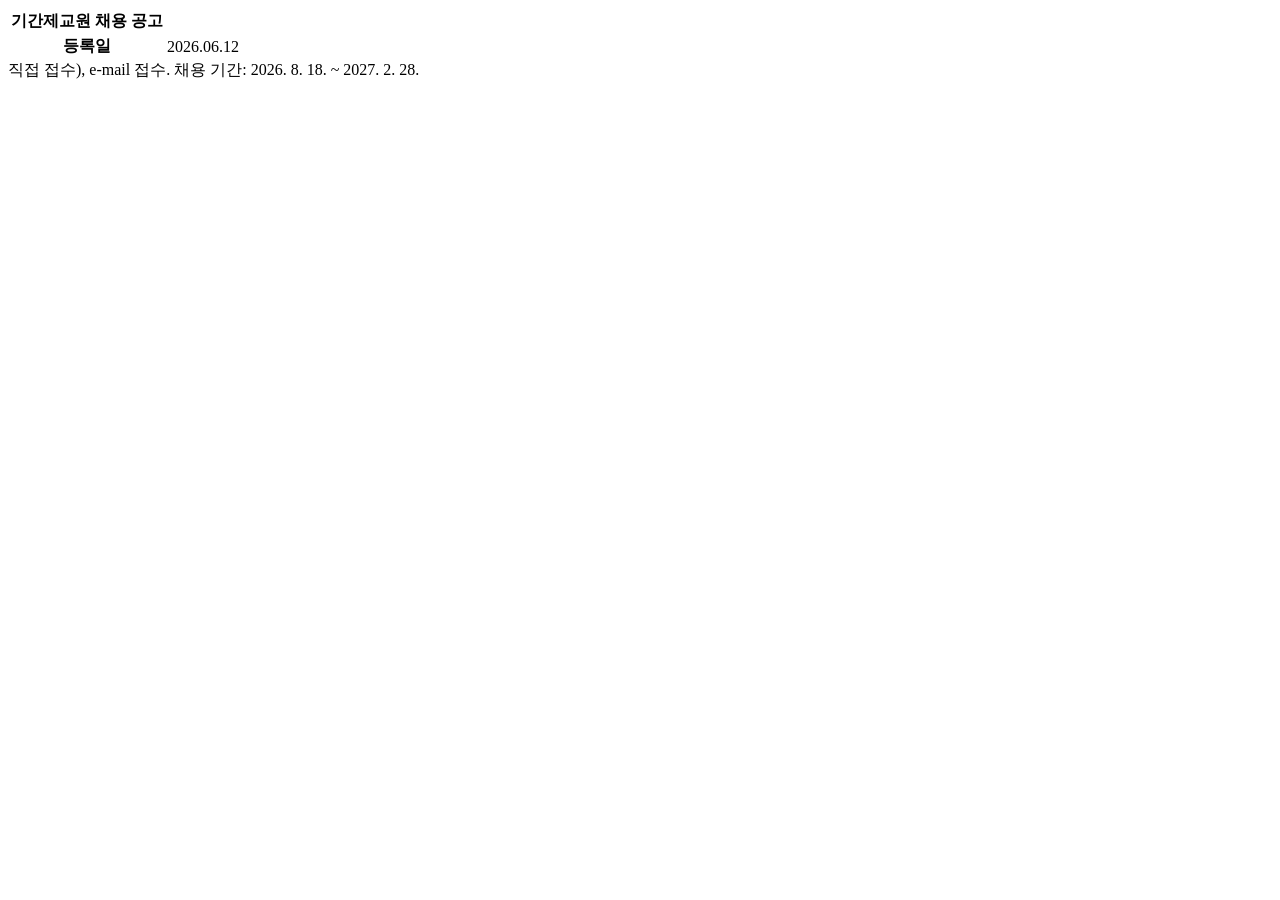
<file: tests/fixtures/support_evidence/mircms_direct_receipt.html>
<!doctype html>
<form id="nttViewForm">
  <table><tr><th class="title">기간제교원 채용 공고</th></tr><tr><th>등록일</th><td>2026.06.12</td></tr></table>
  <div class="bbsV_cont">직접 접수), e-mail 접수. 채용 기간: 2026. 8. 18. ~ 2027. 2. 28.</div>
</form>
</file>
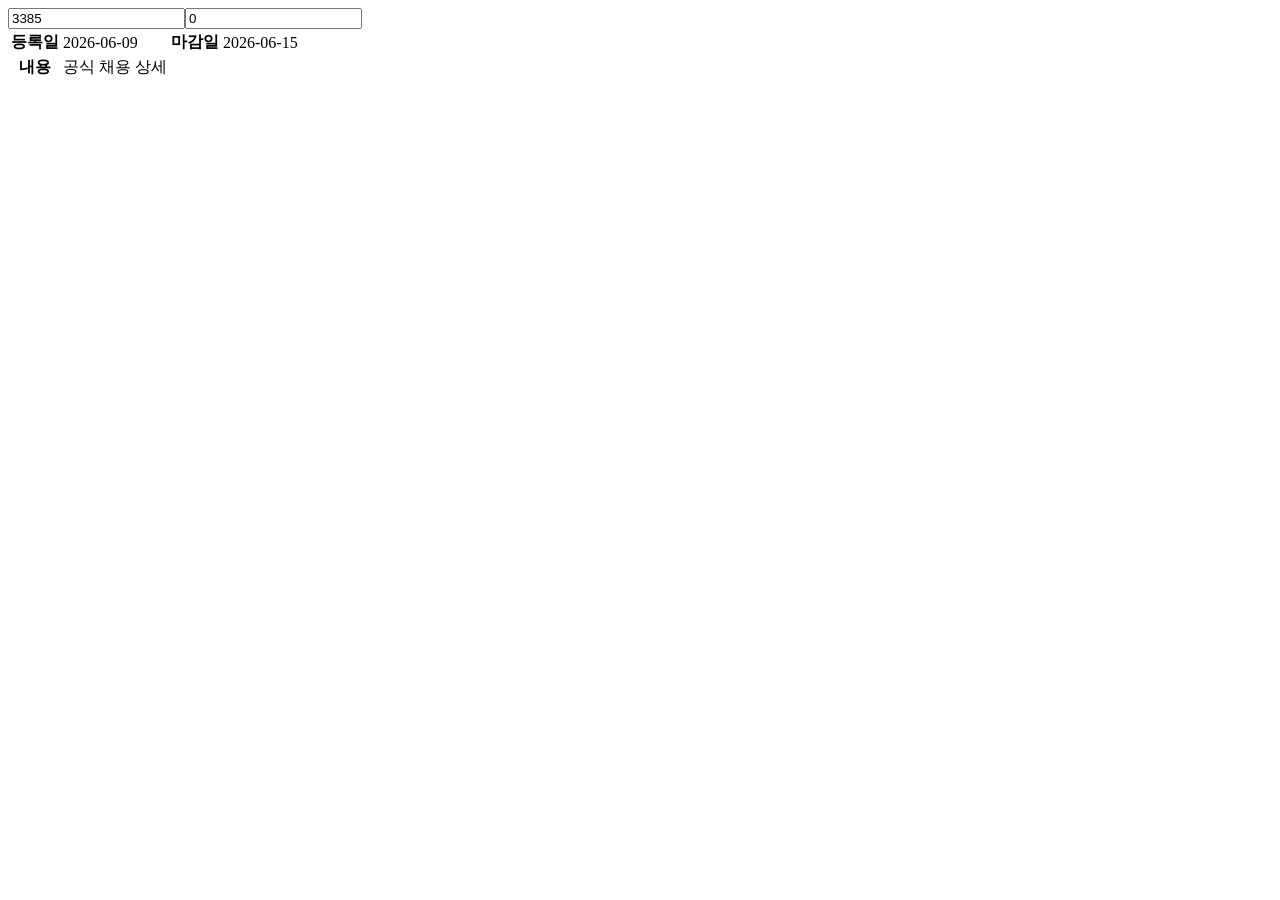
<file: tests/fixtures/support_evidence/seoul_jov_detail.html>
<!doctype html>
<form><input id="job_seq" value="3385"><input id="is_appointment" value="0">
  <table><tr><th>등록일</th><td>2026-06-09</td><th>마감일</th><td>2026-06-15</td></tr><tr><th>내용</th><td>공식 채용 상세</td></tr></table>
</form>
</file>
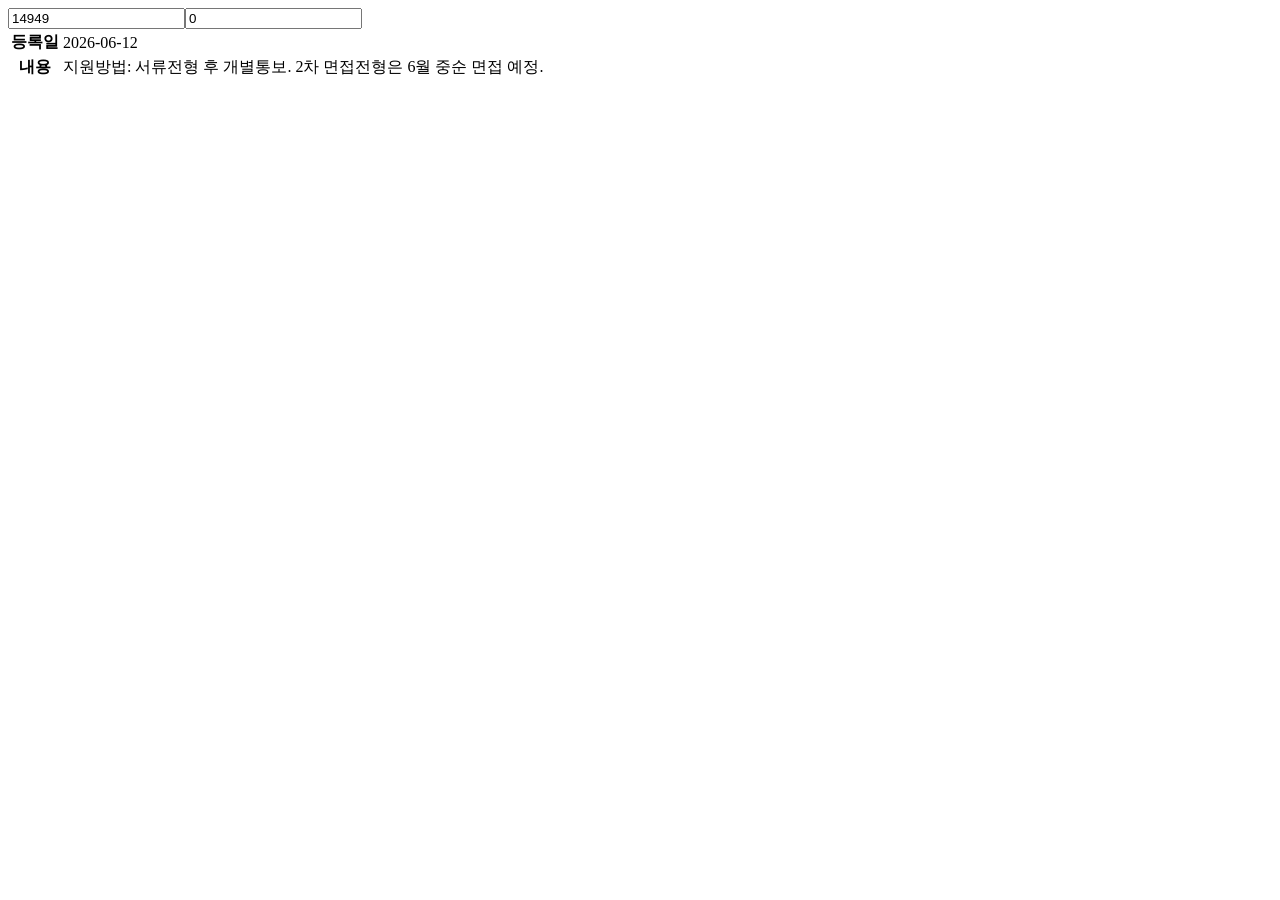
<file: tests/fixtures/support_evidence/seoul_jov_selection.html>
<!doctype html>
<form><input id="job_seq" value="14949"><input id="is_appointment" value="0">
  <table><tr><th>등록일</th><td>2026-06-12</td></tr><tr><th>내용</th><td>지원방법: 서류전형 후 개별통보. 2차 면접전형은 6월 중순 면접 예정.</td></tr></table>
</form>
</file>
